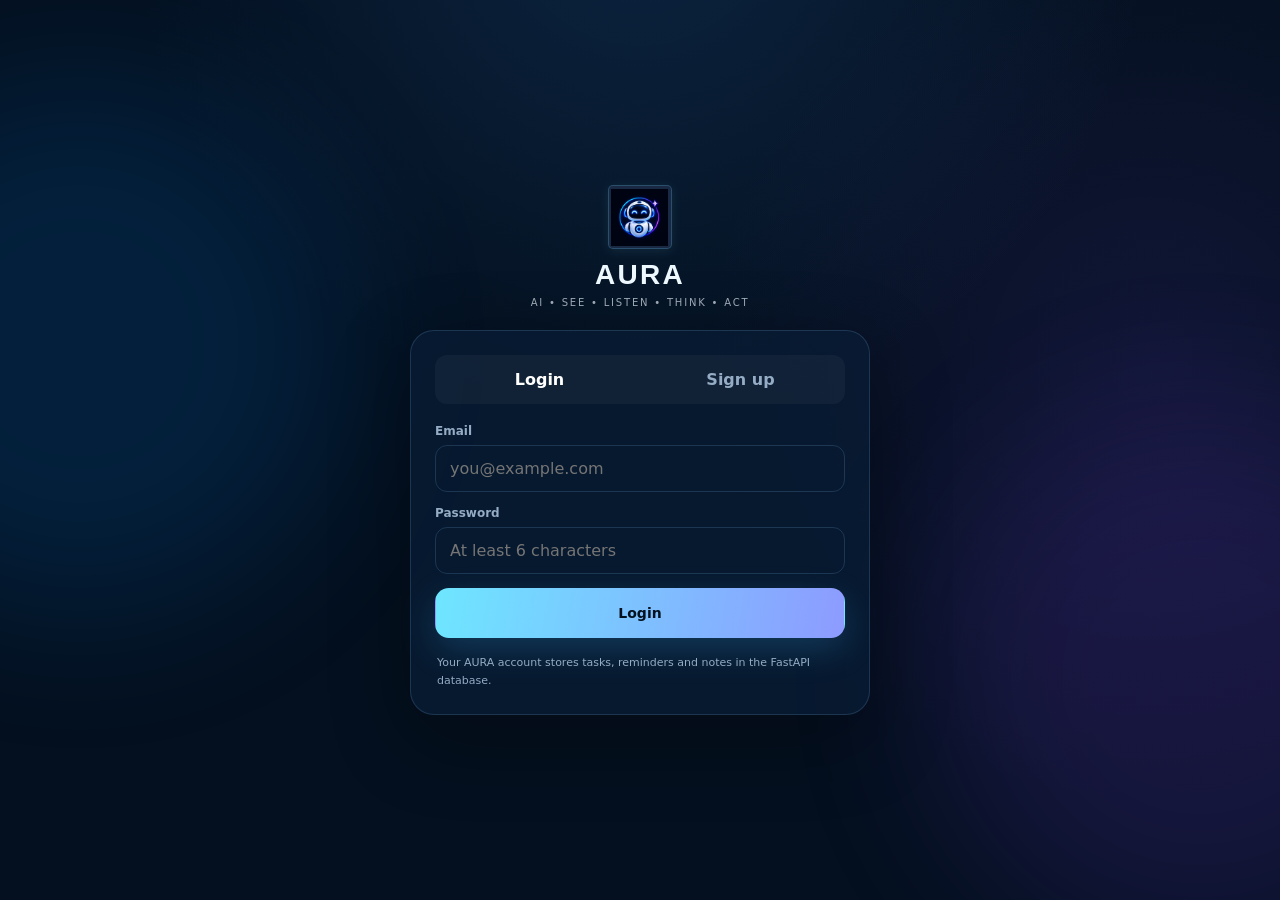
<file: auth.html>
<!doctype html>
<html lang="en"><head><meta charset="UTF-8"><meta name="viewport" content="width=device-width,initial-scale=1.0"><title>AURA — Login</title><link rel="stylesheet" href="css/style.css"></head>
<body class="tool-page auth-page"><div class="ambient ambient-one"></div><div class="ambient ambient-two"></div><main class="auth-shell"><div class="auth-brand"><div class="brand-orb"></div><strong>AURA</strong><span>AI • SEE • LISTEN • THINK • ACT</span></div><div class="auth-card"><div class="auth-tabs"><button id="loginTab" class="active">Login</button><button id="signupTab">Sign up</button></div><div id="authMessage" class="result-box" style="display:none"></div><form id="authForm"><div id="nameField" class="auth-field" style="display:none"><label>Name</label><input id="name" autocomplete="name" placeholder="Your name"></div><div class="auth-field"><label>Email</label><input id="email" type="email" autocomplete="email" required placeholder="you@example.com"></div><div class="auth-field"><label>Password</label><input id="password" type="password" autocomplete="current-password" minlength="6" required placeholder="At least 6 characters"></div><button class="primary-btn" type="submit" id="submitBtn">Login</button></form><p class="auth-foot">Your AURA account stores tasks, reminders and notes in the FastAPI database.</p></div></main><script type="module" src="js/auth.js"></script></body></html>
</file>
<file: css/style.css>
:root {
  --bg: #04101f;
  --bg-soft: #081a31;
  --panel: rgba(9, 29, 53, .74);
  --panel-2: rgba(13, 40, 71, .82);
  --line: rgba(139, 202, 255, .17);
  --text: #edf8ff;
  --muted: #94acc4;
  --cyan: #59d8ff;
  --blue: #5e7dff;
  --violet: #a879ff;
  --green: #51e0b1;
  --danger: #ff7596;
  --shadow: 0 24px 80px rgba(0,0,0,.32);
  --radius: 24px;
}

* { box-sizing: border-box; }
html { scroll-behavior: smooth; }
body {
  margin: 0;
  min-height: 100vh;
  color: var(--text);
  background:
    radial-gradient(circle at 50% -10%, rgba(55,150,255,.15), transparent 32rem),
    radial-gradient(circle at 90% 40%, rgba(128,75,255,.10), transparent 28rem),
    var(--bg);
  font-family: Inter, system-ui, sans-serif;
  overflow-x: hidden;
}
button, input, textarea { font: inherit; }
button { cursor: pointer; }
a { color: inherit; text-decoration: none; }

.ambient {
  position: fixed; width: 34rem; height: 34rem; border-radius: 50%;
  filter: blur(80px); pointer-events: none; opacity: .13; z-index: -2;
  animation: drift 15s ease-in-out infinite alternate;
}
.ambient-one { background: #008dff; top: 8%; left: -15%; }
.ambient-two { background: #8c40ff; right: -15%; top: 45%; animation-delay: -4s; }
.grid-overlay {
  position: fixed; inset: 0; z-index: -1; pointer-events: none; opacity: .18;
  background-image: linear-gradient(rgba(130,190,255,.07) 1px, transparent 1px),
    linear-gradient(90deg, rgba(130,190,255,.07) 1px, transparent 1px);
  background-size: 48px 48px;
  mask-image: linear-gradient(to bottom, black, transparent 75%);
}
@keyframes drift { to { transform: translate3d(40px, 20px, 0) scale(1.1); } }

.topbar {
  position: sticky; top: 0; z-index: 50;
  display: flex; align-items: center; justify-content: space-between;
  gap: 20px; padding: 15px clamp(18px, 4vw, 60px);
  border-bottom: 1px solid var(--line);
  background: rgba(3, 14, 28, .78); backdrop-filter: blur(22px);
}
.brand { display: flex; align-items: center; gap: 12px; min-width: 240px; }
.brand-orb {
  width: 50px;
  height: 50px;
  border-radius: 5px;
  display: block;
  background: #192843 url("../auralogo.png") center center/92% no-repeat;
  border: 1px solid #61dcff38;
  box-shadow: 0 2px 12px #8efbff17;
  object-fit: cover;
  transition: box-shadow 0.25s, border-color 0.25s;
}
.brand-orb:hover {
  box-shadow: 0 0 1 17px #65e0ff33, 0 2px 18px #8efbff44;
  border-color: #65e0ffcc;
}

.brand strong { display:block; font: 800 22px "Space Grotesk"; letter-spacing: .08em; }
.brand span { display:block; font-size: 9px; color: var(--muted); letter-spacing: .16em; margin-top: 10px; }
.desktop-nav { display:flex; gap: 26px; }
.desktop-nav a { color: #a9bed3; font-size: 17px; transition:.25s; }
.desktop-nav a {
  position: relative;
  transition: color .3s;
}

.desktop-nav a::after {
  content: '';
  position: absolute;
  left: 0;
  right: 0;
  bottom: -4px;
  height: 3px;
  border-radius: 1.5px;
  background: linear-gradient(30deg, var(--cyan), #8c40ffb7 90%);
  opacity: 0;
  transform: scaleX(0.8);
  transition: 
    opacity .32s cubic-bezier(.51,.17,.25,1),
    transform .38s cubic-bezier(.51,.17,.25,1);
  pointer-events: none;
  z-index: 1;
}

.desktop-nav a:hover { 
  color: var(--cyan); 
  text-shadow: 0 0 1px var(--cyan), 0 0 20px #58e0ff77;
}

.desktop-nav a:hover::after {
  opacity: 1;
  transform: scaleX(1);
  box-shadow: 0 0 8px 2px var(--cyan), 0 0 26px 5px #9e7dff75;
}
.top-actions { display:flex; align-items:center; gap: 10px; }

.icon-btn, .menu-btn {
  border: 1px solid var(--line); background: rgba(255,255,255,.035); color: var(--text);
  width: 42px; height: 42px; border-radius: 13px; display:grid; place-items:center;
}
.menu-btn { display:none; }
.primary-btn, .ghost-btn {
  display:inline-flex; align-items:center; justify-content:center; gap:9px;
  min-height: 46px; padding: 0 19px; border-radius: 14px; border: 1px solid transparent;
  transition: transform .2s, box-shadow .2s, background .2s;
}
.primary-btn {
  color:#03111f; background: linear-gradient(100deg, #6ee6ff, #8d9bff);
  box-shadow: 0 12px 35px rgba(67,184,255,.2); font-weight: 800;
}
.primary-btn:hover { transform: translateY(-2px); box-shadow: 0 18px 45px rgba(67,184,255,.3); }
.primary-btn.compact { min-height: 40px; padding: 0 14px; font-size: 12px; }
.ghost-btn { color: var(--text); border-color: var(--line); background: rgba(255,255,255,.03); }
.ghost-btn:hover { background: rgba(255,255,255,.07); }

.section { width:min(1220px, calc(100% - 36px)); margin: 0 auto; }
.hero { min-height: 720px; display:grid; grid-template-columns: 1.02fr .98fr; align-items:center; gap: 40px; padding-top: 60px; }
.eyebrow, .status-pill, .section-kicker {
  display:inline-flex; align-items:center; gap:8px; color:#8fe5ff; font-size:11px;
  letter-spacing:.15em; text-transform:uppercase; font-weight:800;
}
.pulse-dot { width:8px; height:8px; border-radius:50%; background:var(--green); box-shadow:0 0 0 5px rgba(81,224,177,.09), 0 0 18px var(--green); animation:pulse 1.8s infinite; }
@keyframes pulse { 50% { box-shadow:0 0 0 10px rgba(81,224,177,0), 0 0 22px var(--green); } }
.hero h1 { font: 700 clamp(48px, 7vw, 92px)/.96 "Space Grotesk"; margin: 20px 0; letter-spacing:-.055em; }
.hero h1 span { background: linear-gradient(100deg, #fff, #73dcff 42%, #9e7dff); -webkit-background-clip:text; color:transparent; }
.hero-text { max-width: 680px; color: var(--muted); font-size: 17px; line-height:1.75; }
.hero-actions { display:flex; flex-wrap:wrap; gap:12px; margin-top: 30px; }
.hero-metrics { display:flex; gap: 34px; margin-top: 50px; }
.hero-metrics strong { display:block; font:700 24px "Space Grotesk"; }
.hero-metrics span { color:var(--muted); font-size:11px; }

.hero-visual { min-height: 560px; position:relative; display:grid; place-items:center; }
.ai-core {
  width: 260px; height: 300px; position:relative; display:grid; place-items:center;
  filter: drop-shadow(0 0 35px rgba(55,190,255,.26));
}
.core-glow { position:absolute; width:280px; height:280px; border-radius:50%; background:radial-gradient(circle, rgba(82,216,255,.2), transparent 65%); animation:breathe 3.8s infinite; }
@keyframes breathe { 50% { transform:scale(1.13); opacity:.6; } }
.robot-face {
  width: 200px; height: 150px; border-radius: 44px; position:relative; z-index:2;
  background: linear-gradient(145deg, #d8f4ff, #758aa4 50%, #1a3856);
  border: 2px solid rgba(255,255,255,.7);
  box-shadow: inset 0 0 35px rgba(0,110,255,.25), 0 22px 50px rgba(0,0,0,.3);
  transform: perspective(500px) rotateX(4deg);
}
.robot-face:before { content:""; position:absolute; inset:10px; border-radius:36px; background:#07172b; }
.eye { position:absolute; z-index:3; top:57px; width:25px; height:14px; border-radius:20px; background:#67e5ff; box-shadow:0 0 16px #67e5ff; animation:blink 4.8s infinite; }
.left-eye { left:55px; } .right-eye { right:55px; }
@keyframes blink { 0%, 94%, 100% { transform:scaleY(1); } 96% { transform:scaleY(.1); } }
.robot-mouth { position:absolute; z-index:3; left:50%; bottom:37px; width:42px; height:5px; transform:translateX(-50%); border-radius:10px; background:#70dfff; box-shadow:0 0 12px #70dfff; }
.core-label { position:absolute; bottom:0; font:700 13px "Space Grotesk"; letter-spacing:.25em; color:#79e7ff; }
.orbital-ring { position:absolute; border:1px solid rgba(91,211,255,.23); border-radius:50%; transform:rotate(-20deg); }
.ring-a { width:470px; height:470px; animation:spin 22s linear infinite; }
.ring-b { width:350px; height:470px; animation:spin 16s linear infinite reverse; border-color:rgba(151,113,255,.24); }
.ring-c { width:520px; height:210px; animation:spin 28s linear infinite; }
@keyframes spin { to { transform:rotate(340deg); } }
.float-chip {
  position:absolute; padding:9px 13px; border-radius:13px; background:rgba(7,26,49,.85);
  border:1px solid var(--line); color:#c8e8ff; font-size:11px; backdrop-filter:blur(10px);
  box-shadow:var(--shadow); animation:float 4s ease-in-out infinite;
}
.float-chip i { color:var(--cyan); margin-right:6px; }
.chip-one{top:20%;left:5%}.chip-two{top:13%;right:5%;animation-delay:-1s}
.chip-three{bottom:23%;right:2%;animation-delay:-2s}.chip-four{bottom:18%;left:7%;animation-delay:-3s}
@keyframes float { 50% { transform:translateY(-12px); } }

.quick-panel { padding: 70px 0; }
.section-heading { display:flex; align-items:end; justify-content:space-between; gap:30px; margin-bottom:26px; }
.section-heading h2 { font:600 clamp(28px,4vw,45px) "Space Grotesk"; margin:8px 0 0; letter-spacing:-.03em; }
.section-heading p { max-width:450px; color:var(--muted); line-height:1.6; font-size:13px; }
.centered { display:block; text-align:center; }
.centered p { margin: 10px auto; }

.tool-grid { display:grid; grid-template-columns:repeat(4,1fr); gap:13px; }
.tool-card {
  position:relative; min-height:180px; text-align:left; padding:22px; border-radius:20px;
  color:var(--text); border:1px solid var(--line); background:linear-gradient(145deg,rgba(16,43,73,.75),rgba(5,22,42,.75));
  transition:.3s; overflow:hidden;
}
.tool-card:before { content:""; position:absolute; width:100px; height:100px; border-radius:50%; background:rgba(70,207,255,.08); filter:blur(20px); right:-20px; bottom:-20px; }
.tool-card:hover { transform:translateY(-6px); border-color:rgba(100,216,255,.45); box-shadow:0 20px 50px rgba(0,0,0,.25); }
.tool-card.featured { border-color:rgba(83,215,255,.4); }
.tool-icon {
  width:48px; height:48px; display:grid; place-items:center; border-radius:15px; margin-bottom:25px;
  color:#72e1ff; background:rgba(73,203,255,.1); border:1px solid rgba(73,203,255,.18);
}
.youtube-icon { color:#ff7189; background:rgba(255,80,110,.08); border-color:rgba(255,80,110,.2); }
.tool-card h3 { margin:0 0 7px; font-size:15px; }
.tool-card p { margin:0; color:var(--muted); line-height:1.5; font-size:11px; max-width:200px; }
.card-arrow { position:absolute; top:22px; right:20px; color:#6e91b0; }

.workspace { padding: 40px 0 90px; }
.workspace-shell { min-height:720px; display:grid; grid-template-columns:180px 1fr; overflow:hidden; border:1px solid var(--line); border-radius:28px; background:rgba(6,21,39,.72); box-shadow:var(--shadow); }
.side-rail { padding:20px 12px; border-right:1px solid var(--line); background:rgba(2,13,26,.35); }
.rail-title { color:#6f8ca5; font-size:9px; letter-spacing:.18em; padding:0 10px 15px; }
.rail-btn { width:100%; border:0; background:transparent; color:#819bb3; display:flex; align-items:center; gap:11px; padding:11px 10px; border-radius:12px; margin-bottom:4px; font-size:12px; }
.rail-btn:hover,.rail-btn.active { background:rgba(82,210,255,.08); color:#b9edff; }
.rail-btn.active { box-shadow:inset 2px 0 0 var(--cyan); }
.workspace-content { min-width:0; }
.workspace-header { display:flex; align-items:center; justify-content:space-between; padding:22px 25px; border-bottom:1px solid var(--line); }
.workspace-header h2 { font:600 25px "Space Grotesk"; margin:8px 0 0; }
.tool-view { padding:25px; min-height:620px; }

.view-card { border:1px solid var(--line); border-radius:20px; background:rgba(12,34,58,.58); padding:20px; }
.view-card h3 { margin:0 0 6px; font:600 20px "Space Grotesk"; }
.view-card .sub { color:var(--muted); font-size:12px; margin-bottom:18px; line-height:1.6; }
.chat-layout { height:560px; display:grid; grid-template-rows:1fr auto; }
.chat-messages { overflow:auto; padding:5px 4px 20px; display:flex; flex-direction:column; gap:12px; }
.message { max-width:78%; padding:13px 15px; border-radius:17px; font-size:13px; line-height:1.55; white-space:pre-wrap; animation:messageIn .35s ease; }
@keyframes messageIn { from{opacity:0;transform:translateY(7px)}to{opacity:1;transform:none} }
.message.user { align-self:flex-end; background:linear-gradient(100deg,#326a9c,#4654a1); }
.message.ai { align-self:flex-start; background:rgba(255,255,255,.055); border:1px solid var(--line); }
.chat-composer { display:flex; gap:8px; padding-top:15px; border-top:1px solid var(--line); }
.chat-composer input,.form-input {
  flex:1; min-width:0; height:46px; border:1px solid var(--line); outline:0; color:var(--text);
  background:rgba(0,0,0,.18); border-radius:13px; padding:0 14px;
}
.chat-composer input:focus,.form-input:focus { border-color:rgba(88,216,255,.55); box-shadow:0 0 0 3px rgba(88,216,255,.06); }
.send-btn { width:46px; height:46px; border:0; border-radius:13px; background:#67dfff; color:#04101f; }

.two-col { display:grid; grid-template-columns:1fr 1fr; gap:15px; }
.control-row { display:flex; flex-wrap:wrap; gap:9px; }
.outline-btn {
  min-height:42px; padding:0 14px; border:1px solid var(--line); border-radius:12px; background:rgba(255,255,255,.03); color:var(--text);
}
.outline-btn:hover { border-color:rgba(91,216,255,.45); background:rgba(91,216,255,.06); }
.dropzone {
  min-height:190px; display:grid; place-items:center; text-align:center; border:1px dashed rgba(106,210,255,.35);
  border-radius:18px; background:rgba(66,180,255,.025); padding:20px;
}
.dropzone.dragover { background:rgba(66,180,255,.09); border-color:var(--cyan); }
.dropzone input { display:none; }
.dropzone strong { display:block; margin-top:8px; }
.dropzone span { display:block; color:var(--muted); font-size:11px; margin-top:6px; }
.result-box { margin-top:15px; min-height:90px; max-height:280px; overflow:auto; padding:14px; border-radius:14px; background:rgba(0,0,0,.16); color:#bcd0e1; font-size:12px; line-height:1.65; white-space:pre-wrap; }

.camera-stage { position:relative; border-radius:20px; overflow:hidden; background:#000; min-height:360px; display:grid; place-items:center; }
.camera-stage video,.camera-stage canvas { width:100%; max-height:500px; object-fit:cover; display:block; }
.camera-placeholder { position:absolute; inset:0; display:grid; place-items:center; color:#7892aa; text-align:center; pointer-events:none; }
.vision-preview { margin-top:14px; display:none; max-height:260px; width:100%; object-fit:contain; border-radius:15px; border:1px solid var(--line); }
.scan-lines { position:absolute; inset:0; pointer-events:none; background:linear-gradient(transparent 48%,rgba(89,216,255,.18) 50%,transparent 52%); background-size:100% 12px; mix-blend-mode:screen; opacity:0; }
.camera-stage.active .scan-lines { opacity:.4; animation:scan 2.8s linear infinite; }
@keyframes scan { to{background-position:0 120px} }

.weather-main { display:grid; grid-template-columns:1.2fr .8fr; gap:15px; }
.weather-hero { min-height:260px; display:flex; flex-direction:column; justify-content:space-between; }
.temp { font:700 clamp(50px,8vw,85px) "Space Grotesk"; letter-spacing:-.07em; }
.weather-meta { color:var(--muted); font-size:12px; }
.weather-icon { font-size:65px; color:#76ddff; }
.stat-grid { display:grid; grid-template-columns:1fr 1fr; gap:10px; }
.stat { padding:15px; border:1px solid var(--line); border-radius:16px; background:rgba(255,255,255,.025); }
.stat small { color:#718da8; display:block; font-size:10px; }
.stat strong { display:block; margin-top:7px; font-size:16px; }

.video-grid { display:grid; grid-template-columns:repeat(3,1fr); gap:12px; margin-top:15px; }
.video-card { border:1px solid var(--line); border-radius:15px; overflow:hidden; background:rgba(255,255,255,.03); cursor:pointer; }
.video-thumb { aspect-ratio:16/9; background:linear-gradient(135deg,#102d4e,#1b2050); display:grid; place-items:center; color:#fff; font-size:30px; }
.video-card div:last-child { padding:11px; font-size:11px; color:#c8d7e5; line-height:1.4; }
.video-frame { width:100%; aspect-ratio:16/9; border:0; border-radius:16px; margin-top:15px; background:#000; }

.task-list { display:grid; gap:8px; margin-top:15px; }
.task-item { display:flex; align-items:center; gap:10px; padding:12px; border:1px solid var(--line); border-radius:13px; background:rgba(255,255,255,.025); }
.task-item.done span { text-decoration:line-through; color:#678197; }
.task-item span { flex:1; font-size:12px; }
.task-item button { border:0; background:transparent; color:#7590aa; }

.map-frame { width:100%; height:420px; border:0; border-radius:18px; background:#091c31; }
.map-links { display:flex; flex-wrap:wrap; gap:8px; margin-top:12px; }

.file-info { margin-top:13px; color:#88a2ba; font-size:11px; }
.analysis-actions { display:flex; gap:8px; flex-wrap:wrap; margin-top:12px; }

.flow { display:flex; align-items:stretch; gap:9px; }
.flow-card { flex:1; min-height:190px; padding:20px; border:1px solid var(--line); border-radius:18px; background:rgba(9,29,53,.55); }
.flow-card span { color:#6285a4; font-size:10px; }
.flow-card i { display:block; margin:25px 0 16px; color:var(--cyan); font-size:25px; }
.flow-card h3 { margin:0 0 7px; font-size:14px; }
.flow-card p { margin:0; color:var(--muted); font-size:10px; line-height:1.5; }
.flow-arrow { align-self:center; color:#49718f; font-size:25px; }
.architecture { padding-bottom:90px; }

.footer { border-top:1px solid var(--line); padding:28px clamp(18px,4vw,60px); display:flex; justify-content:space-between; gap:20px; color:#6f899f; font-size:11px; }
.footer strong { color:#cdefff; margin-right:12px; }

.toast { position:fixed; left:50%; bottom:28px; transform:translate(-50%,20px); opacity:0; pointer-events:none; padding:12px 16px; border:1px solid var(--line); background:rgba(4,18,34,.92); backdrop-filter:blur(15px); color:#d8f4ff; border-radius:12px; font-size:12px; z-index:100; transition:.3s; }
.toast.show { opacity:1; transform:translate(-50%,0); }

[data-reveal] { opacity:0; transform:translateY(18px); }
[data-reveal].revealed { opacity:1; transform:none; transition:.7s ease; }

body.light {
  --bg:#eef7ff; --bg-soft:#fff; --panel:rgba(255,255,255,.82); --panel-2:#fff;
  --line:rgba(28,94,145,.15); --text:#0c2239; --muted:#577087;
}
body.light .topbar { background:rgba(238,247,255,.78); }
body.light .tool-card, body.light .workspace-shell, body.light .view-card, body.light .flow-card { background:rgba(255,255,255,.72); }
body.light .grid-overlay { opacity:.08; }

@media (max-width: 980px) {
  .desktop-nav { display:none; }
  .menu-btn { display:grid; }
  .hero { grid-template-columns:1fr; padding-top:45px; }
  .hero-visual { min-height:500px; order:-1; }
  .tool-grid { grid-template-columns:repeat(2,1fr); }
  .workspace-shell { grid-template-columns:1fr; }
  .side-rail { display:flex; overflow:auto; gap:4px; border-right:0; border-bottom:1px solid var(--line); }
  .rail-title { display:none; }
  .rail-btn { width:auto; white-space:nowrap; }
  .flow { overflow:auto; }
  .flow-card { min-width:175px; }
}
@media (max-width: 650px) {
  .section { width:min(100% - 22px, 1220px); }
  .topbar { padding:10px 12px; }
  .brand { min-width:auto; }
  .brand span { display:none; }
  .top-actions .primary-btn span { display:none; }
  .hero { min-height:auto; padding-top:35px; }
  .hero h1 { font-size:52px; }
  .hero-text { font-size:14px; }
  .hero-visual { transform:scale(.78); margin:-30px 0; min-height:430px; }
  .hero-metrics { gap:18px; margin-top:35px; }
  .tool-grid { grid-template-columns:1fr; }
  .section-heading { display:block; }
  .section-heading p { margin-top:12px; }
  .tool-view { padding:14px; }
  .two-col,.weather-main { grid-template-columns:1fr; }
  .video-grid { grid-template-columns:1fr 1fr; }
  .chat-layout { height:560px; }
  .message { max-width:90%; }
  .workspace-header { padding:18px; }
  .flow { gap:7px; }
  .flow-arrow { display:none; }
  .footer { flex-direction:column; }
}

/* ===== AURA visual upgrade: home quick-access panel + premium typography ===== */
:root {
  --aura-glow: rgba(89,216,255,.32);
  --aura-purple: rgba(168,121,255,.30);
}
body { font-size: 15px; }
.aura-wordmark,
.hero h1,
.workspace-header h2,
.section-heading h2,
.view-card h3,
.temp {
  font-family: Orbitron, "Space Grotesk", sans-serif;
}
.aura-wordmark {
  position: relative;
  display: inline-block !important;
  font-family: Audiowide, Orbitron, sans-serif !important;
  font-size: 24px !important;
  letter-spacing: .14em !important;
  line-height: 1;
  background: linear-gradient(110deg,#ffffff 10%,#73e7ff 46%,#b38aff 88%);
  -webkit-background-clip:text;
  background-clip:text;
  color:transparent !important;
  text-shadow: 0 0 28px rgba(93,218,255,.16);
}
.aura-wordmark::after {
  content:"";
  position:absolute;
  left:0;
  right:0;
  bottom:-5px;
  height:1px;
  background:linear-gradient(90deg,transparent,#65ddff,transparent);
  opacity:.75;
}

.home-tool-panel {
  position:absolute;
  left:-8px;
  top:50%;
  transform:translateY(-50%);
  width:205px;
  z-index:8;
  padding:12px;
  border:1px solid rgba(109,215,255,.22);
  border-radius:24px;
  background:linear-gradient(155deg,rgba(7,29,53,.91),rgba(4,16,33,.84));
  backdrop-filter:blur(22px);
  box-shadow:0 24px 70px rgba(0,0,0,.35), 0 0 45px rgba(54,194,255,.07);
  overflow:hidden;
}
.home-tool-panel::before {
  content:"";
  position:absolute;
  inset:-1px;
  pointer-events:none;
  border-radius:24px;
  background:linear-gradient(145deg,rgba(88,225,255,.18),transparent 35%,rgba(169,119,255,.12));
  mask:linear-gradient(#000 0 0) content-box,linear-gradient(#000 0 0);
  mask-composite:exclude;
  padding:1px;
}
.home-tool-head {
  position:relative;
  display:flex;
  align-items:center;
  justify-content: center;
  gap:10px;
  padding:4px 5px 12px;
  margin-bottom:2px;
  border-bottom:1px solid rgba(139,202,255,.11);
}
.home-tool-head strong {
  display:block;
  color:#dff7ff;
  font:800 9px Orbitron,sans-serif;
  letter-spacing:.13em;
}
.home-tool-head div span:last-child {
  display:block;
  color:#6f91aa;
  font-size:8px;
  letter-spacing:.15em;
  margin-top:4px;
}
.home-tool-orb {
  width:35px;
  height:35px;
  flex:none;
  display:grid;
  place-items:center;
  border-radius:11px;
  color:#7ae7ff;
  background:linear-gradient(145deg,rgba(80,218,255,.16),rgba(142,113,255,.16));
  border:1px solid rgba(105,221,255,.25);
  box-shadow:0 0 22px rgba(71,207,255,.12);
}
.home-tool-list { display:grid; gap:4px; }
.home-tool-btn {
  position:relative;
  width:100%;
  display:grid;
  grid-template-columns:34px 1fr 14px;
  align-items:center;
  gap:9px;
  min-height:52px;
  padding:7px 7px;
  text-align:left;
  border:1px solid transparent;
  border-radius:15px;
  color:#a7bfd2;
  background:transparent;
  transition:transform .22s ease,border-color .22s ease,background .22s ease,box-shadow .22s ease,color .22s ease;
}
.home-tool-btn:hover {
  transform:translateX(3px);
  color:#ecfbff;
  border-color:rgba(93,218,255,.18);
  background:rgba(82,210,255,.06);
}
.home-tool-btn.active {
  color:#f2fcff;
  border-color:rgba(89,216,255,.25);
  background:linear-gradient(90deg,rgba(80,210,255,.13),rgba(143,111,255,.06));
  box-shadow:inset 2px 0 0 #65e0ff,0 8px 24px rgba(0,0,0,.14);
}
.home-tool-icon {
  width:34px;
  height:34px;
  display:grid;
  place-items:center;
  border-radius:11px;
  color:#70ddff;
  background:rgba(72,207,255,.08);
  border:1px solid rgba(72,207,255,.13);
  font-size:15px;
}
.home-tool-btn:nth-child(4) .home-tool-icon { color:#ff7189; background:rgba(255,80,110,.08); }
.home-tool-btn:nth-child(5) .home-tool-icon { color:#70e7b7; }
.home-tool-btn b {
  display:block;
  font-size:11px;
  line-height:1.2;
  font-weight:700;
  color:inherit;
}
.home-tool-btn small {
  display:block;
  margin-top:3px;
  color:#6e8da6;
  font-size:9px;
  line-height:1.2;
}
.home-tool-btn > .icon:last-child {
  color:#53758f;
  font-size:12px;
  transition:transform .2s ease,color .2s ease;
}
.home-tool-btn:hover > .icon:last-child,
.home-tool-btn.active > .icon:last-child { transform:translateX(2px); color:#77e4ff; }

/* Give the hero copy enough breathing room beside the dock. */
.hero { position:relative; grid-template-columns:1.08fr .92fr; padding-left:225px; }
.hero-copy { min-width:0; }
.hero h1 { font-weight:800; letter-spacing:-.045em; }
.hero h1 span { filter:drop-shadow(0 0 18px rgba(82,210,255,.08)); }
.hero-text { font-size:16px; }
.primary-btn,.ghost-btn { font-size:13px; }

/* Make the existing workspace rail feel consistent with the new home dock. */
.side-rail { background:linear-gradient(180deg,rgba(5,20,37,.55),rgba(3,14,27,.35)); }
.rail-btn { font-size:13px; min-height:42px; }

@media (max-width: 1180px) and (min-width: 981px) {
  .home-tool-panel { left:0; width:185px; }
  .hero { padding-left:205px; gap:25px; }
  .home-tool-btn { grid-template-columns:30px 1fr 12px; min-height:49px; }
  .home-tool-icon { width:30px; height:30px; }
  .home-tool-btn b { font-size:10px; }
}

@media (max-width: 980px) {
  .hero { grid-template-columns:1fr; padding-left:0; padding-top:35px; }
  .home-tool-panel {
    position:relative;
    left:auto;
    top:auto;
    transform:none;
    width:100%;
    margin:0 0 26px;
    order:0;
  }
  .home-tool-list {
    grid-template-columns:repeat(4,1fr);
    gap:6px;
  }
  .home-tool-head { margin-bottom:5px; }
  .home-tool-btn {
    grid-template-columns:1fr;
    justify-items:center;
    text-align:center;
    gap:5px;
    min-height:78px;
    padding:8px 5px;
  }
  .home-tool-btn > .icon:last-child { display:none; }
  .home-tool-btn b { font-size:10px; }
  .home-tool-btn small { font-size:8px; }
  .home-tool-icon { width:34px; height:34px; }
  .hero-visual { order:1; }
  .hero-copy { order:2; }
}

@media (max-width: 650px) {
  .aura-wordmark { font-size:21px !important; }
  .home-tool-panel { padding:10px; border-radius:20px; }
  .home-tool-list { grid-template-columns:repeat(2,1fr); }
  .home-tool-btn { min-height:66px; grid-template-columns:32px 1fr; justify-items:start; text-align:left; gap:8px; }
  .home-tool-icon { width:32px; height:32px; }
  .home-tool-btn b { font-size:10px; }
  .home-tool-btn small { font-size:8px; }
  .hero h1 { font-size:clamp(44px,13vw,58px); }
}

/* =========================================================
   AURA FULL-SCREEN HOME / LEFT TOOL DOCK REFINEMENT
   ========================================================= */

html, body {
  width: 100%;
  min-width: 100%;
}

body {
  font-size: 16px;
}

/* The first screen uses the entire browser width with no side margins. */
.hero.section {
  width: 100%;
  max-width: none;
  margin: 0;
  padding: 0;
  min-height: calc(100svh - 73px);
  display: grid;
  grid-template-columns: 245px minmax(0, 1.05fr) minmax(440px, .95fr);
  gap: 0;
  align-items: stretch;
  position: relative;
}

/* Left-side tool dock: flush against the hero content, no floating gap. */
.hero .home-tool-panel {
  position: relative;
  inset: auto;
  transform: none;
  width: 110%;
  height: 80%;
  min-height: calc(100svh - 73px);
  border-radius: 0;
  border-top: 0;
  border-bottom: 0;
  border-left: 0;
  padding: 26px 15px ;
  background: linear-gradient(180deg, rgba(5,25,47,.94), rgba(2,14,29,.94));
  box-shadow: 14px 0 50px rgba(0,0,0,.18), inset -1px 0 0 rgba(103,220,255,.12);
  z-index: 4;
  overflow-y: auto;
  scrollbar-width:none;
}

.hero .home-tool-panel::before {
  border-radius: 0;
}

.home-tool-head {
  padding: 4px 8px 18px;
  margin-bottom: 10px;
}

.home-tool-head strong {
  font-size: 11px;
}

.home-tool-head div span:last-child {
  font-size: 9px;
}

.home-tool-orb {
  width: 42px;
  height: 42px;
  border-radius: 13px;
  font-size: 17px;
}

.home-tool-list {
  gap: 6px;
}

.home-tool-btn {
  grid-template-columns: 42px 1fr 16px;
  gap: 10px;
  min-height: 65px;
  padding: 9px 9px;
  border-radius: 14px;
}

.home-tool-icon {
  width: 42px;
  height: 42px;
  border-radius: 12px;
  font-size: 17px;
}

.home-tool-btn b {
  font-size: 13px;
  line-height: 1.25;
}

.home-tool-btn small {
  font-size: 10px;
  margin-top: 4px;
}

.hero-copy {
  min-width: 0;
  padding: clamp(42px, 6vw, 92px) clamp(34px, 5vw, 82px);
  display: flex;
  flex-direction: column;
  justify-content: center;
  align-items: flex-start;
  position: relative;
  z-index: 2;
  margin-top: -20px;
}

.hero h1 {
  font-size: clamp(53px, 5.5vw, 70px);
  line-height: .94;
  margin: 24px 0;
}

.hero-text {
  max-width: 700px;
  font-size: 18px;
  line-height: 1.75;
}

.hero-actions {
  margin-top: 34px;
}

.primary-btn,
.ghost-btn {
  min-height: 50px;
  padding-inline: 21px;
  font-size: 14px;
}

.hero-metrics {
  margin-top: 48px;
  gap: 42px;
}

.hero-metrics strong {
  font-size: 27px;
}

.hero-metrics span {
  font-size: 12px;
}

.hero-visual {
  min-height: 100%;
  height: 100%;
  overflow: hidden;
  display: grid;
  place-items: center;
  position: relative;
  border-left: 1px solid rgba(139,202,255,.08);
  background: radial-gradient(circle at 50% 48%, rgba(36,123,205,.08), transparent 55%);
  margin-top: -10px;
}

/* Keep the central AURA visual aligned inside the right column. */
.hero-visual .ring-a { 
  width: min(38vw, 500px); 
  height: min(38vw, 500px); 
  transition: transform 0.46s cubic-bezier(0.22, 1.4, 0.36, 1); 
}
.hero-visual .ring-b { 
  width: min(29vw, 390px); 
  height: min(39vw, 500px); 
  transition: transform 0.5s cubic-bezier(0.22, 1.4, 0.36, 1);
}
.hero-visual .ring-c { 
  width: min(43vw, 560px); 
  height: min(18vw, 230px); 
  transition: transform 0.42s cubic-bezier(0.22, 1.4, 0.36, 1); 
}
.hero-visual .ring-a,
.hero-visual .ring-b,
.hero-visual .ring-c {
  transition:
    transform 1.2s cubic-bezier(0.23, 1, 0.32, 1),
    box-shadow 1.2s cubic-bezier(0.23, 1, 0.32, 1);
}
.hero-visual .ring-a:hover,
.hero-visual .ring-a:active,
.hero-visual .ring-a:focus,
.hero-visual .ring-b:hover,
.hero-visual .ring-b:active,
.hero-visual .ring-b:focus,
.hero-visual .ring-c:hover,
.hero-visual .ring-c:active,
.hero-visual .ring-c:focus {
  /* Glowing and smoother transition on hover/focus/active */
  box-shadow: 0 0 36px 12px #62deff80, 0 0 72px 18px #ba90ff40;
}

.hero-visual .ring-a:hover,
.hero-visual .ring-a:active,
.hero-visual .ring-a:focus {
  transform: scale(1.09) translateY(-16px) rotate(6deg);
  box-shadow: 0 0 44px 14px #67e3ff77, 0 0 88px 25px #ba90ff44;
  border: 2px solid #71e7ff2b;
}
.hero-visual .ring-b:hover,
.hero-visual .ring-b:active,
.hero-visual .ring-b:focus {
  transform: scale(1.12) translateY(20px) rotate(-8deg);
  box-shadow: 0 0 44px 14px #bb90ff71, 0 0 88px 25px #62ddff62;
  border: 2px solid #bfa4ff40;
}
.hero-visual .ring-c:hover,
.hero-visual .ring-c:active,
.hero-visual .ring-c:focus {
  transform: scale(1.06) translateX(24px) rotate(11deg);
  box-shadow: 0 0 40px 13px #7ee7ff3d, 0 0 80px 22px #ba90ff66;
  border: 2px solid #82f0ff29;
}

/* Touch devices - use active state */
@media (hover: none) and (pointer: coarse) {
  .hero-visual .ring-a:active {
    transform: scale(1.09) translateY(-16px) rotate(6deg);
  }
  .hero-visual .ring-b:active {
    transform: scale(1.12) translateY(20px) rotate(-8deg);
  }
  .hero-visual .ring-c:active {
    transform: scale(1.06) translateX(24px) rotate(11deg);
  }
}

/* Slightly larger, more visible typography across the main UI. */
.section-heading h2 {
  font-size: clamp(31px, 4vw, 48px);
}
.tool-card h3,
.flow-card h3 {
  font-size: 16px;
}
.tool-card p,
.flow-card p {
  font-size: 12px;
}

/* Remove the old floating-dock offsets on medium desktop screens. */
@media (max-width: 1250px) and (min-width: 981px) {
  .hero.section {
    grid-template-columns: 220px minmax(0, 1fr) minmax(390px, .82fr);
  }

  .hero-copy {
    padding-left: 38px;
    padding-right: 38px;
  }

  .hero h1 {
    font-size: clamp(32px, 4vw, 56px);
  }

  .home-tool-btn {
    grid-template-columns: 38px 1fr 13px;
    min-height: 60px;
  }

  .home-tool-icon {
    width: 38px;
    height: 38px;
  }
}

/* Tablet: preserve the full-width design while stacking cleanly. */
@media (max-width: 980px) {
  .hero.section {
    width: 100%;
    min-height: auto;
    display: grid;
    grid-template-columns: 1fr;
    gap: 0;
  }

  .hero .home-tool-panel {
    position: relative;
    width: 100%;
    height: auto;
    min-height: 0;
    border-right: 0;
    border-bottom: 1px solid rgba(103,220,255,.13);
    padding: 16px;
    overflow: visible;
  }

  .home-tool-list {
    grid-template-columns: repeat(4, minmax(0, 1fr));
  }

  .home-tool-btn {
    min-height: 76px;
    grid-template-columns: 38px 1fr;
    justify-items: start;
    text-align: left;
  }

  .home-tool-btn > .icon:last-child {
    display: none;
  }

  .hero-copy {
    padding: 54px 7vw 25px;
  }

  .hero-visual {
    min-height: 500px;
    height: 500px;
    border-left: 0;
    order: 3;
  }
}

@media (max-width: 650px) {
  .hero .home-tool-panel {
    padding: 12px;
  }

  .home-tool-head {
    padding-bottom: 12px;
  }

  .home-tool-list {
    grid-template-columns: repeat(2, minmax(0, 1fr));
  }

  .home-tool-btn {
    min-height: 67px;
    grid-template-columns: 34px 1fr;
    padding: 7px;
  }

  .home-tool-icon {
    width: 34px;
    height: 34px;
    font-size: 14px;
  }

  .home-tool-btn b {
    font-size: 11px;
  }

  .home-tool-btn small {
    font-size: 8.5px;
  }

  .hero-copy {
    padding: 44px 20px 20px;
  }

  .hero h1 {
    font-size: clamp(48px, 14vw, 64px);
  }

  .hero-text {
    font-size: 15px;
    line-height: 1.65;
  }

  .hero-actions {
    width: 100%;
  }

  .hero-actions button {
    flex: 1;
  }

  .hero-metrics {
    gap: 25px;
    margin-top: 34px;
  }

  .hero-visual {
    height: 420px;
    min-height: 420px;
    transform: none;
  }

  .hero-visual .ring-a { width: 330px; height: 330px; }
  .hero-visual .ring-b { width: 250px; height: 340px; }
  .hero-visual .ring-c { width: 350px; height: 150px; }
}


/* =========================================================
   AURA RESPONSIVE VIEWPORT FIT
   Keeps every workspace/tool page below the actual navbar
   and uses the available browser height.
   ========================================================= */

:root {
  --aura-nav-height: 80px;
  --aura-workspace-gap: 18px;
}

/* The navbar can change height with responsive/font/logo changes.
   app.js updates --aura-nav-height automatically. */
.topbar {
  min-height: var(--aura-nav-height);
}

/* Prevent scrollIntoView() from placing the workspace underneath
   the sticky navbar. */
.workspace {
  scroll-margin-top: calc(var(--aura-nav-height) + var(--aura-workspace-gap));
  padding-top: var(--aura-workspace-gap);
}

/* The workspace is a viewport-sized application area. */
.workspace-shell {
  height: calc(100svh - var(--aura-nav-height) - (var(--aura-workspace-gap) * 2));
  min-height: 0;
  max-height: calc(100svh - var(--aura-nav-height) - (var(--aura-workspace-gap) * 2));
}

.workspace-content {
  min-height: 0;
  height: 100%;
  display: flex;
  flex-direction: column;
}

.workspace-header {
  flex: 0 0 auto;
}

.tool-view {
  flex: 1 1 auto;
  min-height: 0;
  height: auto;
  overflow: auto;
  padding: 20px;
}

/* Tool layouts fill the available tool area instead of using
   hard-coded heights that can clash with a taller navbar. */
.tool-view > .view-card:only-child {
  min-height: 100%;
}

.tool-view > .two-col {
  min-height: 100%;
  align-items: stretch;
}

.tool-view > .two-col > .view-card {
  min-width: 0;
}

/* Chat should occupy the full available tool height. */
.tool-view .chat-layout {
  height: 100%;
  min-height: 0;
}

/* Keep camera/map/video content responsive inside the viewport. */
.camera-stage {
  min-height: clamp(260px, 42vh, 500px);
}

.camera-stage video,
.camera-stage canvas {
  max-height: min(500px, 52vh);
}

.map-frame {
  height: clamp(300px, 52vh, 560px);
}

.video-frame {
  max-height: 56vh;
}

/* Make long tool results scroll inside their own areas rather than
   forcing the entire page beyond the viewport. */
.tool-view .result-box {
  max-height: min(42vh, 360px);
}

/* The home screen also uses the same real navbar height. */
.hero.section {
  min-height: calc(100svh - var(--aura-nav-height));
}

.hero .home-tool-panel {
  min-height: calc(100svh - var(--aura-nav-height));
}

/* Desktop/tablet: both columns in tools can use the full workspace. */
@media (min-width: 651px) {
  .tool-view > .two-col {
    height: 100%;
  }

  .tool-view > .two-col > .view-card {
    overflow: auto;
  }
}

/* Smaller screens: allow the tool page to grow naturally so no
   controls are squeezed or hidden. */
@media (max-width: 980px) {
  .workspace-shell {
    height: calc(100svh - var(--aura-nav-height) - var(--aura-workspace-gap));
    max-height: none;
  }

  .tool-view {
    overflow: auto;
  }

  .tool-view > .two-col {
    height: auto;
    min-height: 100%;
  }

  .tool-view > .two-col > .view-card {
    overflow: visible;
  }
}

@media (max-width: 650px) {
  .workspace {
    padding-top: 12px;
  }

  .workspace-shell {
    height: calc(100svh - var(--aura-nav-height) - 12px);
  }

  .tool-view {
    padding: 14px;
  }

  .tool-view > .view-card:only-child {
    min-height: auto;
  }

  .camera-stage {
    min-height: 280px;
  }

  .map-frame {
    height: 48vh;
  }
}


/* =========================================================
   AURA 100% BROWSER VIEWPORT LAYOUT
   The interface is designed for the full browser viewport,
   not a 90%-sized canvas. Internal padding keeps content readable.
   ========================================================= */

html, body {
  width: 100%;
  max-width: 100%;
  overflow-x: hidden;
}

/* Use the complete browser width for every major page section. */
.section,
.quick-panel.section,
.workspace.section,
.architecture.section {
  width: 100%;
  max-width: none;
  margin-left: 0;
  margin-right: 0;
}

/* Full-width sections get consistent edge breathing room. */
.quick-panel.section,
.architecture.section {
  padding-left: clamp(18px, 3vw, 48px);
  padding-right: clamp(18px, 3vw, 48px);
}

/* The workspace is a true full-width application surface. */
.workspace.section {
  padding-left: clamp(12px, 2vw, 32px);
  padding-right: clamp(12px, 2vw, 32px);
}

.workspace-shell {
  width: 100%;
  max-width: none;
}

/* The home tool dock was previously wider than its grid track to
   compensate for the old 90%-style layout. At 100% it should fill
   exactly its column and never push the page horizontally. */
.hero .home-tool-panel {
  width: 100%;
  min-width: 0;
}

/* Let the home screen occupy the complete viewport after the navbar. */
.hero.section {
  min-height: calc(100svh - var(--aura-nav-height));
  height: calc(100svh - var(--aura-nav-height));
}

.hero .home-tool-panel,
.hero-copy,
.hero-visual {
  min-height: 0;
  height: 100%;
}

/* Use viewport-relative visual sizing so the right-side AURA graphic
   scales naturally at 100% browser zoom. */
.hero-visual .ring-a {
  width: min(40vw, 560px);
  height: min(40vw, 560px);
}
.hero-visual .ring-b {
  width: min(31vw, 440px);
  height: min(40vw, 560px);
}
.hero-visual .ring-c {
  width: min(45vw, 620px);
  height: min(19vw, 250px);
}

/* Full-width tool grid. */
.tool-grid {
  width: 100%;
}

@media (max-width: 980px) {
  .hero.section {
    height: auto;
    min-height: calc(100svh - var(--aura-nav-height));
  }

  .hero .home-tool-panel,
  .hero-copy,
  .hero-visual {
    height: auto;
  }

  .workspace.section {
    padding-left: 10px;
    padding-right: 10px;
  }
}

@media (max-width: 650px) {
  .quick-panel.section,
  .architecture.section {
    padding-left: 12px;
    padding-right: 12px;
  }

  .workspace.section {
    padding-left: 7px;
    padding-right: 7px;
  }
}


/* =========================================================
   AURA LIGHT MODE — warm morning gold / ivory premium theme
   ========================================================= */
body.light {
  --bg: #fff8ec;
  --bg-soft: #fffdf8;
  --panel: rgba(255,252,244,.92);
  --panel-2: #fffaf0;
  --line: rgba(124, 82, 28, .16);
  --text: #2b2117;
  --muted: #6f6254;
  --cyan: #b8751a;
  --blue: #8f641f;
  --violet: #b06a45;
  --green: #2e8a68;
  --danger: #b94d54;
  --shadow: 0 24px 70px rgba(112, 76, 27, .13);
  color-scheme: light;
  background:
    radial-gradient(circle at 18% -8%, rgba(255, 210, 116, .34), transparent 28rem),
    radial-gradient(circle at 88% 18%, rgba(255, 177, 93, .18), transparent 30rem),
    linear-gradient(135deg, #fffaf1 0%, #fff4df 48%, #fff9ef 100%);
}

body.light::selection { background: rgba(206, 139, 38, .22); color: #332416; }
body.light .ambient-one { background: #efb94f; opacity: .12; }
body.light .ambient-two { background: #e88c5b; opacity: .09; }
body.light .grid-overlay {
  opacity: .15;
  background-image:
    linear-gradient(rgba(151, 101, 35, .075) 1px, transparent 1px),
    linear-gradient(90deg, rgba(151, 101, 35, .075) 1px, transparent 1px);
}
body.light .topbar {
  background: rgba(255, 249, 237, .86);
  border-bottom-color: rgba(130, 86, 26, .14);
  box-shadow: 0 8px 28px rgba(113, 76, 28, .07);
}
body.light .brand strong,
body.light .workspace-header h2,
body.light .section-heading h2,
body.light .view-card h3,
body.light .hero h1,
body.light .tool-card h3,
body.light .flow-card h3 { color: #2c2116; }

body.light .brand span,
body.light .section-heading p,
body.light .hero-text,
body.light .hero-metrics span,
body.light .tool-card p,
body.light .flow-card p,
body.light .view-card .sub,
body.light .weather-meta { color: #746554; }

body.light .desktop-nav a { color: #6b5843; }
body.light .desktop-nav a:hover { color: #a96412; text-shadow: 0 0 18px rgba(204, 137, 36, .18); }
body.light .desktop-nav a::after {
  background: linear-gradient(90deg, #d79a35, #b96b2c);
  box-shadow: none;
}

body.light .icon-btn,
body.light .menu-btn,
body.light .ghost-btn,
body.light .outline-btn {
  color: #463625;
  background: rgba(255,255,255,.58);
  border-color: rgba(126, 83, 28, .18);
}
body.light .icon-btn:hover,
body.light .menu-btn:hover,
body.light .ghost-btn:hover,
body.light .outline-btn:hover {
  background: rgba(255, 239, 202, .85);
  border-color: rgba(178, 117, 24, .34);
}
body.light .primary-btn {
  color: #fffaf1;
  background: linear-gradient(105deg, #b87519, #d79a35);
  box-shadow: 0 12px 32px rgba(177, 113, 22, .18);
}
body.light .primary-btn:hover { box-shadow: 0 18px 42px rgba(177, 113, 22, .25); }

body.light .eyebrow,
body.light .status-pill,
body.light .section-kicker { color: #a36517; }
body.light .pulse-dot {
  background: #32906b;
  box-shadow: 0 0 0 5px rgba(50, 144, 107, .10), 0 0 16px rgba(50, 144, 107, .42);
}
body.light .hero h1 span {
  background: linear-gradient(100deg, #9b5c0e, #d08b20 48%, #b96b45);
  -webkit-background-clip: text;
  background-clip: text;
}
body.light .hero-visual {
  background: radial-gradient(circle at 50% 48%, rgba(222, 164, 55, .13), transparent 58%);
  border-left-color: rgba(135, 91, 30, .10);
}
body.light .core-glow {
  background: radial-gradient(circle, rgba(235, 177, 67, .24), transparent 66%);
}
body.light .robot-face {
  background: linear-gradient(145deg, #fff3d5, #d8b878 50%, #9b6c32);
  border-color: rgba(255,255,255,.9);
  box-shadow: inset 0 0 35px rgba(194, 126, 28, .18), 0 22px 50px rgba(105, 69, 23, .16);
}
body.light .robot-face:before { background: #352719; }
body.light .eye,
body.light .robot-mouth { background: #e4a83d; box-shadow: 0 0 14px rgba(224, 161, 45, .62); }
body.light .core-label { color: #b8751a; }
body.light .orbital-ring { border-color: rgba(188, 128, 36, .22); }
body.light .ring-b { border-color: rgba(179, 104, 62, .20); }

body.light .float-chip {
  color: #5a4937;
  background: rgba(255,250,239,.86);
  border-color: rgba(126, 83, 28, .15);
  box-shadow: 0 16px 38px rgba(108, 71, 25, .10);
}
body.light .float-chip i { color: #b8751a; }

body.light .hero .home-tool-panel {
  background: linear-gradient(180deg, rgba(255,250,239,.97), rgba(250,238,215,.96));
  box-shadow: 14px 0 50px rgba(112, 76, 27, .08), inset -1px 0 0 rgba(171, 112, 31, .13);
  border-color: rgba(129, 85, 26, .14);
}
body.light .home-tool-head { border-bottom-color: rgba(126, 83, 28, .12); }
body.light .home-tool-head strong { color: #473525; }
body.light .home-tool-head div span:last-child,
body.light .home-tool-btn small { color: #8b7863; }
body.light .home-tool-btn { color: #675543; }
body.light .home-tool-btn:hover {
  color: #3c2b1b;
  border-color: rgba(183, 121, 27, .20);
  background: rgba(255, 237, 196, .62);
}
body.light .home-tool-btn.active {
  color: #3b2918;
  border-color: rgba(183, 121, 27, .25);
  background: linear-gradient(90deg, rgba(236, 181, 76, .18), rgba(203, 123, 67, .08));
  box-shadow: inset 2px 0 0 #c98725, 0 8px 24px rgba(111, 73, 22, .07);
}
body.light .home-tool-icon,
body.light .tool-icon {
  color: #a96713;
  background: rgba(213, 151, 47, .10);
  border-color: rgba(177, 117, 25, .16);
}
body.light .home-tool-btn > .icon:last-child,
body.light .card-arrow { color: #987f61; }
body.light .home-tool-btn:hover > .icon:last-child,
body.light .home-tool-btn.active > .icon:last-child { color: #b8751a; }

body.light .quick-panel,
body.light .architecture { background: transparent; }
body.light .tool-card {
  color: #332619;
  background: linear-gradient(145deg, rgba(255,255,255,.90), rgba(255,247,228,.88));
  border-color: rgba(126, 83, 28, .15);
  box-shadow: 0 12px 34px rgba(112, 76, 27, .06);
}
body.light .tool-card::before { background: rgba(221, 163, 62, .09); }
body.light .tool-card:hover {
  border-color: rgba(183, 121, 27, .34);
  box-shadow: 0 20px 50px rgba(112, 76, 27, .13);
}
body.light .tool-card.featured { border-color: rgba(192, 133, 39, .32); }
body.light .youtube-icon { color: #c84d55; background: rgba(200, 77, 85, .08); border-color: rgba(200, 77, 85, .17); }

body.light .workspace-shell {
  background: rgba(255, 251, 241, .88);
  border-color: rgba(126, 83, 28, .15);
  box-shadow: var(--shadow);
}
body.light .side-rail {
  background: linear-gradient(180deg, rgba(251,241,220,.88), rgba(255,250,239,.72));
  border-right-color: rgba(126, 83, 28, .13);
}
body.light .rail-title { color: #927a5e; }
body.light .rail-btn { color: #786550; }
body.light .rail-btn:hover,
body.light .rail-btn.active {
  background: rgba(214, 155, 48, .11);
  color: #543a20;
}
body.light .workspace-header { border-bottom-color: rgba(126, 83, 28, .13); }
body.light .view-card {
  background: rgba(255, 253, 247, .82);
  border-color: rgba(126, 83, 28, .15);
  box-shadow: 0 10px 32px rgba(112, 76, 27, .05);
}
body.light .message.ai {
  background: rgba(246, 233, 207, .56);
  border-color: rgba(126, 83, 28, .13);
  color: #433426;
}
body.light .message.user {
  background: linear-gradient(100deg, #b8751a, #c99035);
  color: #fffaf1;
}
body.light .chat-composer { border-top-color: rgba(126, 83, 28, .13); }
body.light .chat-composer input,
body.light .form-input {
  color: #332619;
  background: rgba(255,255,255,.78);
  border-color: rgba(126, 83, 28, .18);
}
body.light .chat-composer input::placeholder,
body.light .form-input::placeholder { color: #9a8873; }
body.light .send-btn { background: #d79a35; color: #fffaf1; }

body.light .dropzone {
  border-color: rgba(177, 117, 25, .30);
  background: rgba(221, 166, 68, .055);
}
body.light .result-box {
  background: rgba(246, 235, 213, .72);
  color: #554535;
  border: 1px solid rgba(126, 83, 28, .10);
}
body.light .stat {
  background: rgba(250, 240, 220, .52);
  border-color: rgba(126, 83, 28, .13);
}
body.light .stat small { color: #927b61; }
body.light .stat strong { color: #3c2c1d; }
body.light .weather-icon { color: #c27e1b; }
body.light .video-card,
body.light .task-item {
  background: rgba(255, 252, 244, .78);
  border-color: rgba(126, 83, 28, .14);
}
body.light .video-card div:last-child,
body.light .task-item span { color: #584737; }
body.light .video-thumb { background: linear-gradient(135deg, #ead4a5, #d8a55a); color: #fffaf1; }
body.light .task-item.done span { color: #9b8872; }
body.light .task-item button { color: #9a7b56; }
body.light .flow-card {
  background: linear-gradient(145deg, rgba(255,253,247,.9), rgba(250,239,215,.82));
  border-color: rgba(126, 83, 28, .14);
}
body.light .flow-card span { color: #9a8060; }
body.light .flow-card i { color: #b8751a; }
body.light .flow-arrow { color: #aa8a62; }
body.light .footer {
  border-top-color: rgba(126, 83, 28, .13);
  color: #8b7864;
}
body.light .footer strong { color: #62421f; }
body.light .toast {
  background: rgba(63, 43, 24, .94);
  border-color: rgba(255, 220, 158, .18);
  color: #fff6e7;
}

/* Dedicated tool pages + smooth page transitions */
body.page-transition { opacity: 0; transform: translateY(6px); }
body {
  transition: opacity .24s ease, transform .24s ease, background .35s ease, color .35s ease;
}
.page-main {
  min-height: calc(100svh - var(--aura-nav-height));
  padding: clamp(18px, 3vw, 34px);
}
.tool-page-shell {
  width: 100%;
  min-height: calc(100svh - var(--aura-nav-height) - 36px);
  display: grid;
  grid-template-columns: 190px minmax(0, 1fr);
  overflow: hidden;
  border: 1px solid var(--line);
  border-radius: 28px;
  background: var(--panel);
  box-shadow: var(--shadow);
  animation: toolPageIn .5s cubic-bezier(.2,.8,.2,1) both;
}
@keyframes toolPageIn { from { opacity:0; transform:translateY(14px) scale(.992); } to { opacity:1; transform:none; } }
.tool-page-rail {
  padding: 20px 12px;
  border-right: 1px solid var(--line);
  background: rgba(2,13,26,.16);
}
body.light .tool-page-rail { background: rgba(247,235,211,.50); }
.tool-page-content { min-width:0; min-height:0; display:flex; flex-direction:column; }
.tool-page-header {
  display:flex; align-items:center; justify-content:space-between; gap:20px;
  padding:20px 24px; border-bottom:1px solid var(--line);
}
.tool-page-header h1 { margin:7px 0 0; font:700 clamp(22px,3vw,30px) Orbitron,"Space Grotesk",sans-serif; }
.tool-page-actions { display:flex; gap:8px; align-items:center; }
.tool-page-view { flex:1; min-height:0; padding:20px; overflow:auto; }
.back-home {
  display:inline-flex; align-items:center; gap:8px; min-height:40px; padding:0 13px;
  border:1px solid var(--line); border-radius:12px; color:var(--text);
  background:rgba(255,255,255,.035); transition:.22s ease;
}
.back-home:hover { transform:translateX(-2px); background:rgba(255,255,255,.08); }
body.light .back-home { background:rgba(255,255,255,.62); color:#493625; }
@media (max-width: 760px) {
  .tool-page-shell { grid-template-columns:1fr; min-height:calc(100svh - var(--aura-nav-height) - 24px); }
  .tool-page-rail { display:flex; overflow:auto; gap:5px; border-right:0; border-bottom:1px solid var(--line); }
  .tool-page-rail .rail-title { display:none; }
  .tool-page-rail .rail-btn { width:auto; min-width:max-content; margin:0; }
  .page-main { padding:10px; }
  .tool-page-header { padding:16px; }
  .tool-page-view { padding:14px; }
}


body.light .result-box { color:#554535; background:rgba(246,235,213,.72); }
body.light .camera-placeholder { color:#8b7965; }
body.light .stat small { color:#927b61; }
body.light .video-card div:last-child { color:#584737; }
body.light .task-item.done span { color:#9b8872; }
body.light .task-item button { color:#9a7b56; }
body.light .file-info { color:#8a7660; }
body.light .flow-card span { color:#9a8060; }
body.light .flow-arrow { color:#aa8a62; }
body.light .map-frame { background:#eadfc9; }
body.light .camera-stage { background:#2f271e; }
body.light .video-frame { background:#2f271e; }
.auth-page{min-height:100svh;display:grid;place-items:center;padding:24px}.auth-shell{width:min(460px,100%)}.auth-brand{text-align:center;display:grid;justify-items:center;gap:6px;margin-bottom:22px}.auth-brand .brand-orb{width:64px;height:64px;margin-bottom:4px}.auth-brand strong{font:800 28px Orbitron,sans-serif;letter-spacing:.08em}.auth-brand span{font-size:10px;letter-spacing:.18em;opacity:.65}.auth-card{border:1px solid var(--line);background:var(--panel);box-shadow:var(--shadow);border-radius:24px;padding:24px}.auth-tabs{display:grid;grid-template-columns:1fr 1fr;padding:4px;background:rgba(255,255,255,.04);border-radius:12px;margin-bottom:20px}.auth-tabs button{border:0;background:transparent;color:var(--muted);padding:11px;border-radius:9px;cursor:pointer;font-weight:700}.auth-tabs button.active{background:var(--accent);color:#fff}.auth-field{display:grid;gap:7px;margin-bottom:14px}.auth-field label{font-size:12px;font-weight:700;color:var(--muted)}.auth-field input{width:100%;box-sizing:border-box;padding:13px 14px;border:1px solid var(--line);border-radius:12px;background:var(--input);color:var(--text);outline:none}.auth-field input:focus{border-color:var(--accent)}.auth-foot{font-size:11px;color:var(--muted);line-height:1.6;margin:16px 2px 0}.auth-card .primary-btn{width:100%;justify-content:center}
.task-reminder-form{display:grid;gap:6px;margin:12px 0}.task-reminder-form label{font-size:11px;color:var(--muted);font-weight:700}.task-reminder-form input{padding:11px;border:1px solid var(--line);border-radius:10px;background:var(--input);color:var(--text)}.task-item span{display:grid;gap:3px;min-width:0}.task-item span small{font-size:10px;color:var(--muted);line-height:1.4}.compact{min-height:38px;padding:0 12px;font-size:12px}
</file>
